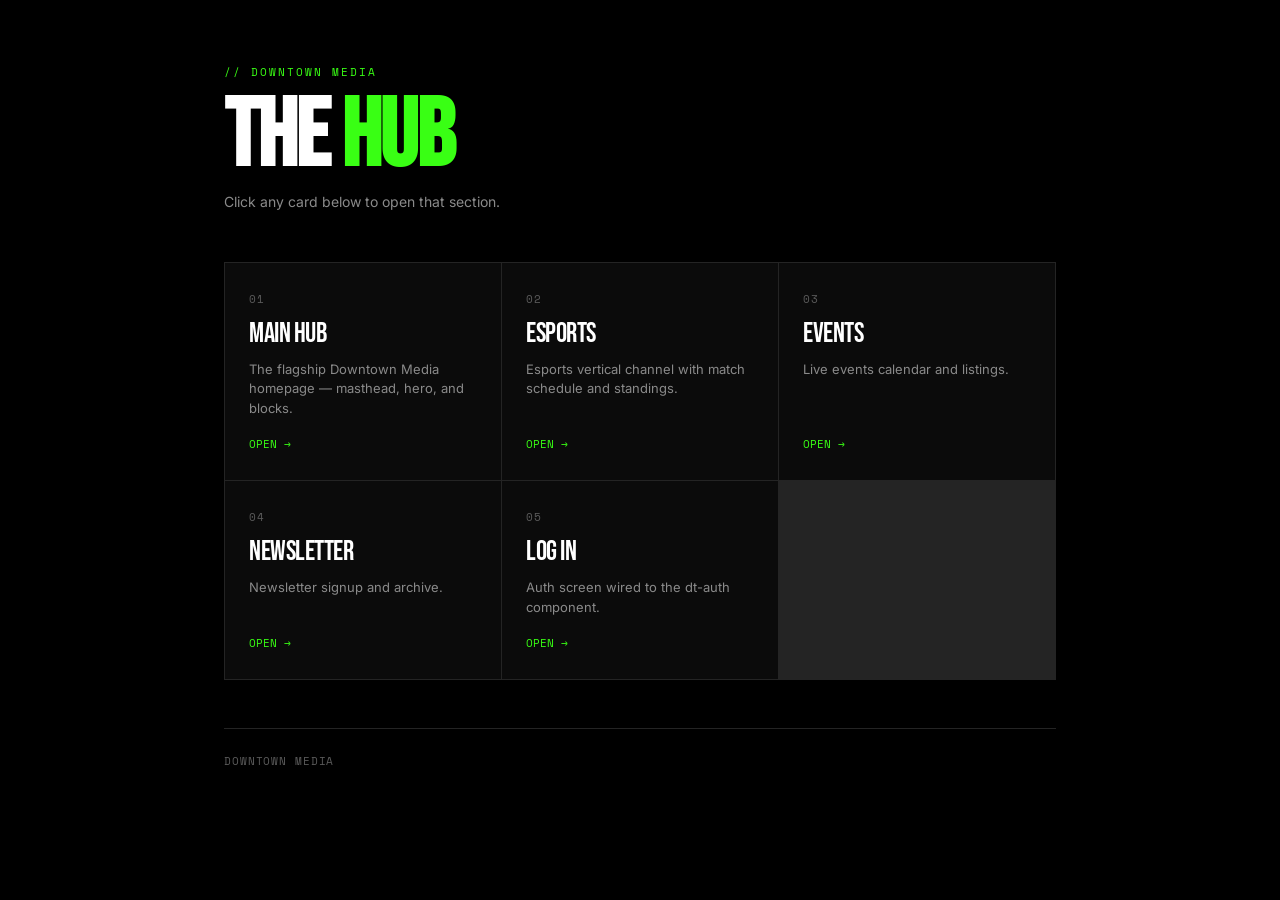
<file: index.html>
<!DOCTYPE html>
<html lang="en">
<head>
<meta charset="UTF-8" />
<meta name="viewport" content="width=device-width, initial-scale=1.0" />
<title>Downtown Media — Local Preview</title>
<link rel="preconnect" href="https://fonts.googleapis.com" />
<link rel="preconnect" href="https://fonts.gstatic.com" crossorigin />
<link href="https://fonts.googleapis.com/css2?family=Bebas+Neue&family=Inter:wght@400;600;800&family=Space+Mono:wght@400;700&display=swap" rel="stylesheet" />
<style>
  *, *::before, *::after { box-sizing: border-box; }
  html, body { margin: 0; padding: 0; background: #000; color: #fff; font-family: "Inter", system-ui, sans-serif; min-height: 100vh; overflow-x: hidden; }
  html { -webkit-text-size-adjust: 100%; }
  .wrap { max-width: 880px; margin: 0 auto; padding: 64px 24px; }
  @media (max-width: 520px) {
    .wrap {
      padding: 40px max(16px, env(safe-area-inset-left)) 40px max(16px, env(safe-area-inset-right));
    }
  }
  .kicker { font-family: "Space Mono", ui-monospace, monospace; font-size: 11px; letter-spacing: 0.18em; color: #39FF14; text-transform: uppercase; margin: 0 0 12px; }
  h1 { font-family: "Bebas Neue", "Arial Narrow", sans-serif; font-size: clamp(48px, 8vw, 96px); letter-spacing: -2px; margin: 0 0 8px; line-height: 0.95; }
  h1 .accent { color: #39FF14; }
  .sub { color: #8a8a8a; font-size: 14px; max-width: 560px; margin: 0 0 48px; line-height: 1.6; }
  .grid { display: grid; grid-template-columns: repeat(auto-fill, minmax(240px, 1fr)); gap: 1px; background: #242424; border: 1px solid #242424; }
  .card { background: #0b0b0b; padding: 28px 24px; text-decoration: none; color: #fff; display: flex; flex-direction: column; gap: 10px; transition: background 0.15s; }
  .card:hover { background: #141414; }
  .card__num { font-family: "Space Mono", monospace; font-size: 11px; color: #5a5a5a; letter-spacing: 0.1em; }
  .card__title { font-family: "Bebas Neue", sans-serif; font-size: 28px; letter-spacing: -0.5px; }
  .card__desc { font-size: 13px; color: #8a8a8a; line-height: 1.5; }
  .card__arrow { font-family: "Space Mono", monospace; font-size: 11px; color: #39FF14; margin-top: auto; padding-top: 8px; }
  footer { margin-top: 48px; padding-top: 24px; border-top: 1px solid #242424; font-family: "Space Mono", monospace; font-size: 11px; color: #5a5a5a; letter-spacing: 0.08em; }
</style>
</head>
<body>
  <div class="wrap">
    <p class="kicker">// DOWNTOWN MEDIA</p>
    <h1>THE <span class="accent">HUB</span></h1>
    <p class="sub">Click any card below to open that section.</p>

    <div class="grid">
      <a class="card" href="Downtown%20Media.html">
        <span class="card__num">01</span>
        <span class="card__title">Main Hub</span>
        <span class="card__desc">The flagship Downtown Media homepage — masthead, hero, and blocks.</span>
        <span class="card__arrow">OPEN →</span>
      </a>
      <a class="card" href="Esports.html">
        <span class="card__num">02</span>
        <span class="card__title">Esports</span>
        <span class="card__desc">Esports vertical channel with match schedule and standings.</span>
        <span class="card__arrow">OPEN →</span>
      </a>
      <a class="card" href="Events.html">
        <span class="card__num">03</span>
        <span class="card__title">Events</span>
        <span class="card__desc">Live events calendar and listings.</span>
        <span class="card__arrow">OPEN →</span>
      </a>
      <a class="card" href="Newsletter.html">
        <span class="card__num">04</span>
        <span class="card__title">Newsletter</span>
        <span class="card__desc">Newsletter signup and archive.</span>
        <span class="card__arrow">OPEN →</span>
      </a>
      <a class="card" href="Log%20In.html">
        <span class="card__num">05</span>
        <span class="card__title">Log In</span>
        <span class="card__desc">Auth screen wired to the dt-auth component.</span>
        <span class="card__arrow">OPEN →</span>
      </a>
    </div>

    <footer>DOWNTOWN MEDIA</footer>
  </div>
</body>
</html>
</file>
